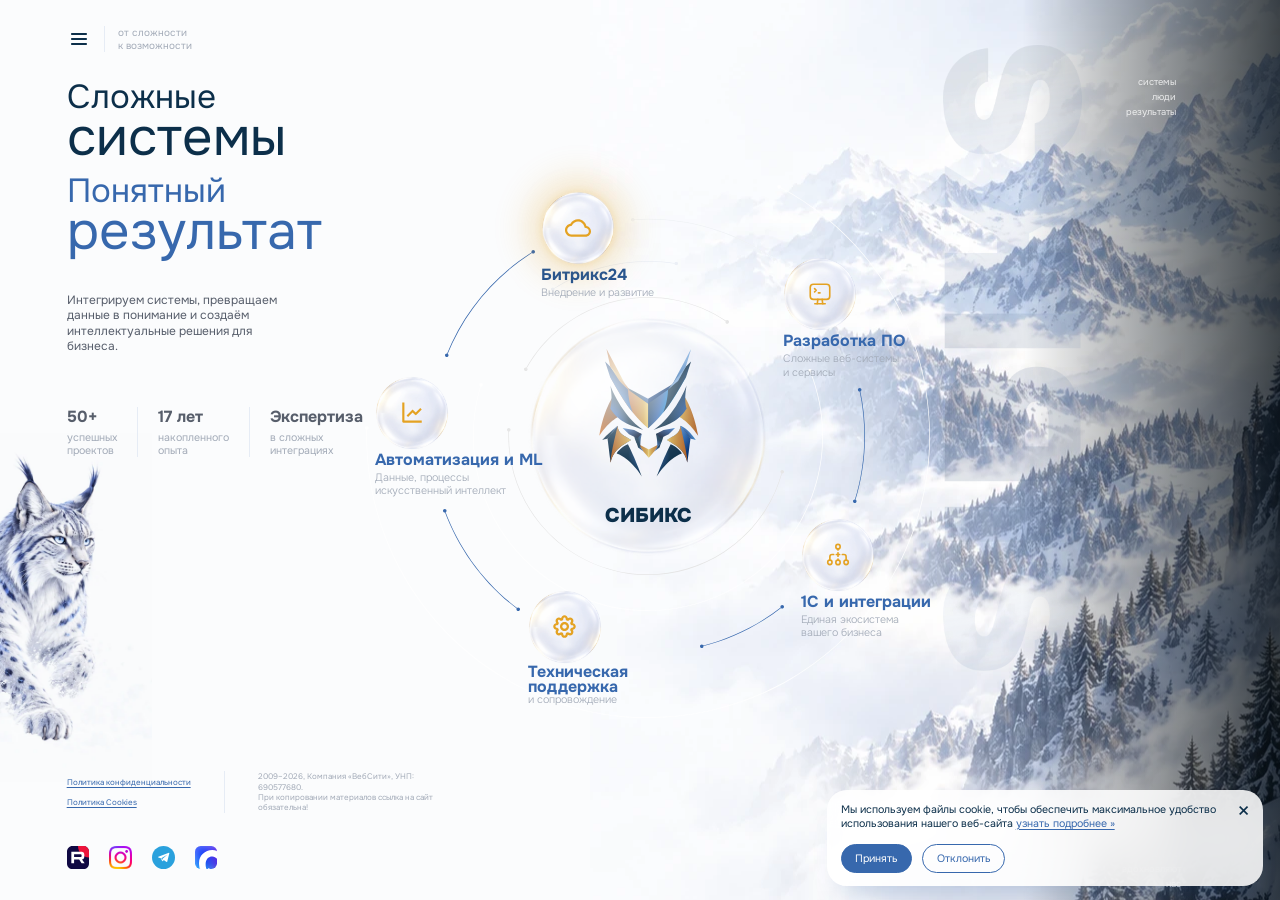
<file: index.html>
<!DOCTYPE html>
<html lang="ru">
  <head>
    <meta charset="UTF-8">
    <meta name="viewport" content="width=device-width, initial-scale=1.0">
    <meta name="description" content="Сибикс — интеграция систем, внедрение Битрикс24 и интеллектуальные решения для бизнеса.">
    <title>
      Сибикс — сложные системы, понятный результат
    </title>
    <link rel="icon" href="assets/implementation-img.svg" type="image/svg+xml">
    <link rel="stylesheet" href="css/style.css">
    <script src="js/main.js" defer>
    </script>
  </head>
  <body class="home">
    <header class="home-header">
      <button class="menu-toggle" type="button" aria-label="Открыть меню" aria-expanded="false" aria-controls="navigation">
        <img class="" src="assets/home-imgMenu.svg" alt="">
      </button>
      <p class="home-header__tagline">
        от сложности
        <br>
        к возможности
      </p>
      <nav class="navigation" id="navigation" aria-label="Основная навигация">
        <a class="navigation__link" href="implementation.html">
          Битрикс24
        </a>
        <a class="navigation__link" href="implementation.html#work">
          Разработка
        </a>
        <a class="navigation__link" href="implementation.html#work">
          1С
        </a>
        <a class="navigation__link" href="implementation.html#cases">
          Кейсы
        </a>
        <a class="navigation__link" href="implementation.html#company">
          Компания
        </a>
      </nav>
    </header>
    <main class="home-main">
      <div class="home-scenery" aria-hidden="true">
        <img class="home-scenery__mountains" src="assets/home-img2.webp" alt="">
        <img class="home-scenery__wordmark" src="assets/home-imgSibiks.webp" alt="">
        <img class="home-scenery__lynx" src="assets/home-img1.webp" alt="">
        <div class="home-scenery__rail">
          <span>
            системы
            <br>
            люди
            <br>
            результаты
          </span>
          <span>
            большие
            <br>
            задачи
            <br>
            вдохновляют
            <br>
            нас
          </span>
        </div>
      </div>
      <section class="home-intro" aria-labelledby="home-title">
        <h1 class="home-intro__title" id="home-title">
          <span>
            Сложные
            <strong>
              системы
            </strong>
          </span>
          <span>
            Понятный
            <strong>
              результат
            </strong>
          </span>
        </h1>
        <p class="home-intro__description">
          Интегрируем системы, превращаем данные в понимание и создаём интеллектуальные решения для бизнеса.
        </p>
        <div class="home-stats">
          <div class="home-stats__item">
            <strong>
              50+
            </strong>
            <span>
              успешных
              <br>
              проектов
            </span>
          </div>
          <div class="home-stats__item">
            <strong>
              17 лет
            </strong>
            <span>
              накопленного
              <br>
              опыта
            </span>
          </div>
          <div class="home-stats__item">
            <strong>
              Экспертиза
            </strong>
            <span>
              в сложных
              <br>
              интеграциях
            </span>
          </div>
        </div>
      </section>
      <section class="ecosystem" aria-label="Наши направления">
        <img class="ecosystem__orbit ecosystem__orbit--0" src="assets/home-imgEllipse2.svg" alt="">
        <img class="ecosystem__orbit ecosystem__orbit--1" src="assets/home-imgEllipse11.svg" alt="">
        <img class="ecosystem__orbit ecosystem__orbit--2" src="assets/home-imgEllipse8.svg" alt="">
        <img class="ecosystem__orbit ecosystem__orbit--3" src="assets/home-imgEllipse6.svg" alt="">
        <img class="ecosystem__orbit ecosystem__orbit--4" src="assets/home-img4.svg" alt="">
        <img class="ecosystem__orbit ecosystem__orbit--5" src="assets/home-imgEllipse5.svg" alt="">
        <img class="ecosystem__orbit ecosystem__orbit--6" src="assets/home-imgEllipse3.svg" alt="">
        <img class="ecosystem__orbit ecosystem__orbit--7" src="assets/home-imgEllipse10.svg" alt="">
        <img class="ecosystem__orbit ecosystem__orbit--8" src="assets/home-imgEllipse4.svg" alt="">
        <img class="ecosystem__orbit ecosystem__orbit--9" src="assets/home-imgEllipse9.svg" alt="">
        <div class="ecosystem__center">
          <img class="ecosystem__glass" src="assets/home-img3.webp" alt="">
          <img class="ecosystem__logo" src="assets/home-img.svg" alt="">
          <strong>
            СИБИКС
          </strong>
        </div>
        <a class="ecosystem__service ecosystem__service--bitrix" href="implementation.html">
          <span class="ecosystem__bubble">
            <img class="ecosystem__bubble-glass" src="assets/home-img5.webp" alt="">
            <img class="ecosystem__icon" src="assets/home-imgFileCloudOutline.svg" alt="">
          </span>
          <strong>
            Битрикс24
          </strong>
          <span class="ecosystem__description">
            Внедрение и развитие
          </span>
        </a>
        <button class="ecosystem__service ecosystem__service--development" type="button" data-open-quote>
          <span class="ecosystem__bubble">
            <img class="ecosystem__bubble-glass" src="assets/home-img5.webp" alt="">
            <img class="ecosystem__icon" src="assets/home-imgProgramingDataProgrammingCodeMonitor.svg" alt="">
          </span>
          <strong>
            Разработка ПО
          </strong>
          <span class="ecosystem__description">
            Сложные веб-системы
            <br>
            и сервисы
          </span>
        </button>
        <button class="ecosystem__service ecosystem__service--integration" type="button" data-open-quote>
          <span class="ecosystem__bubble">
            <img class="ecosystem__bubble-glass" src="assets/home-img5.webp" alt="">
            <img class="ecosystem__icon" src="assets/home-imgProgramingDataHierarchyAdd.svg" alt="">
          </span>
          <strong>
            1С и интеграции
          </strong>
          <span class="ecosystem__description">
            Единая экосистема
            <br>
            вашего бизнеса
          </span>
        </button>
        <button class="ecosystem__service ecosystem__service--support" type="button" data-open-quote>
          <span class="ecosystem__bubble">
            <img class="ecosystem__bubble-glass" src="assets/home-img5.webp" alt="">
            <img class="ecosystem__icon" src="assets/home-imgSettings.svg" alt="">
          </span>
          <strong>
            Техническая поддержка
          </strong>
          <span class="ecosystem__description">
            и сопровождение
          </span>
        </button>
        <button class="ecosystem__service ecosystem__service--automation" type="button" data-open-quote>
          <span class="ecosystem__bubble">
            <img class="ecosystem__bubble-glass" src="assets/home-img5.webp" alt="">
            <img class="ecosystem__icon" src="assets/home-imgChartLineChartUp.svg" alt="">
          </span>
          <strong>
            Автоматизация и ML
          </strong>
          <span class="ecosystem__description">
            Данные, процессы
            <br>
            искусственный интеллект
          </span>
        </button>
      </section>
    </main>
    <footer class="home-footer">
      <div class="home-footer__legal">
        <div>
          <button class="text-link" type="button" data-open-policy>
            Политика конфиденциальности
          </button>
          <button class="text-link" type="button" data-open-policy>
            Политика Cookies
          </button>
        </div>
        <p>
          2009–2026, Компания «ВебСити», УНП: 690577680.
          <br>
          При копировании материалов ссылка на сайт обязательна!
        </p>
      </div>
      <div class="socials" aria-label="Социальные сети">
        <img class="socials__icon" src="assets/home-imgRutube.svg" alt="Rutube">
        <img class="socials__icon" src="assets/home-imgSocial.webp" alt="Instagram">
        <img class="socials__icon" src="assets/home-imgGroup873.svg" alt="Telegram">
        <span class="socials__max">
          <img class="" src="assets/home-imgRectangle1.webp" alt="">
          <img class="" src="assets/home-imgVector.svg" alt="">
        </span>
      </div>
    </footer>
    <dialog class="quote" aria-labelledby="quote-title">
      <button class="quote__close" type="button" aria-label="Закрыть форму" data-close-dialog>
        ×
      </button>
      <form class="quote__form">
        <div class="quote__heading">
          <h2 id="quote-title">
            Получить коммерческое предложение
          </h2>
          <p>
            Оставьте данные — подготовим КП и свяжемся с вами.
          </p>
        </div>
        <div class="quote__fields">
          <label class="field">
            <span>
              Ваше имя:
            </span>
            <input name="name" autocomplete="name" placeholder="Иван" required>
          </label>
          <label class="field">
            <span>
              Телефон:
            </span>
            <input name="phone" type="tel" autocomplete="tel" placeholder="+375..." required>
          </label>
          <label class="field">
            <span>
              E-mail:
            </span>
            <input name="email" type="email" autocomplete="email" placeholder="name@company.by" required>
          </label>
          <label class="field">
            <span>
              УНП организации:
            </span>
            <input name="company" inputmode="numeric" pattern="[0-9]{9}" maxlength="9" placeholder="000000000">
          </label>
        </div>
        <label class="field">
          <span>
            Короткий комментарий
          </span>
          <textarea name="comment" placeholder="Ваше сообщение" rows="5">
          </textarea>
        </label>
        <label class="quote__consent">
          <input type="checkbox" name="consent" required>
          <span>
            Я согласен(а) с политикой конфиденциальности и обработкой персональных данных
          </span>
        </label>
        <button class="button button--white" type="submit">
          Получить КП
        </button>
        <p class="quote__status" role="status">
        </p>
      </form>
    </dialog>
    <dialog class="policy" aria-labelledby="policy-title">
      <button class="quote__close" type="button" data-close-dialog aria-label="Закрыть">
        ×
      </button>
      <h2 id="policy-title">
        Конфиденциальность и cookies
      </h2>
      <p>
        Сайт сохраняет только выбранные вами настройки cookies в браузере. Аналитика и рекламные cookies не подключены.
      </p>
      <p>
        Форма работает в демонстрационном режиме: введённые данные не отправляются на сервер.
      </p>
      <button class="button" type="button" data-cookie-reset>
        Изменить выбор cookies
      </button>
    </dialog>
    <aside class="cookies" aria-label="Настройки cookies" hidden>
      <button class="cookies__close" type="button" data-cookie-choice="dismissed" aria-label="Закрыть уведомление">
        ×
      </button>
      <p>
        Мы используем файлы cookie, чтобы обеспечить максимальное удобство использования нашего веб-сайта
        <button class="text-link" type="button" data-open-policy>
          узнать подробнее »
        </button>
      </p>
      <div class="cookies__actions">
        <button class="button" type="button" data-cookie-choice="accepted">
          Принять
        </button>
        <button class="button button--outline" type="button" data-cookie-choice="declined">
          Отклонить
        </button>
      </div>
    </aside>
  </body>
</html>
</file>
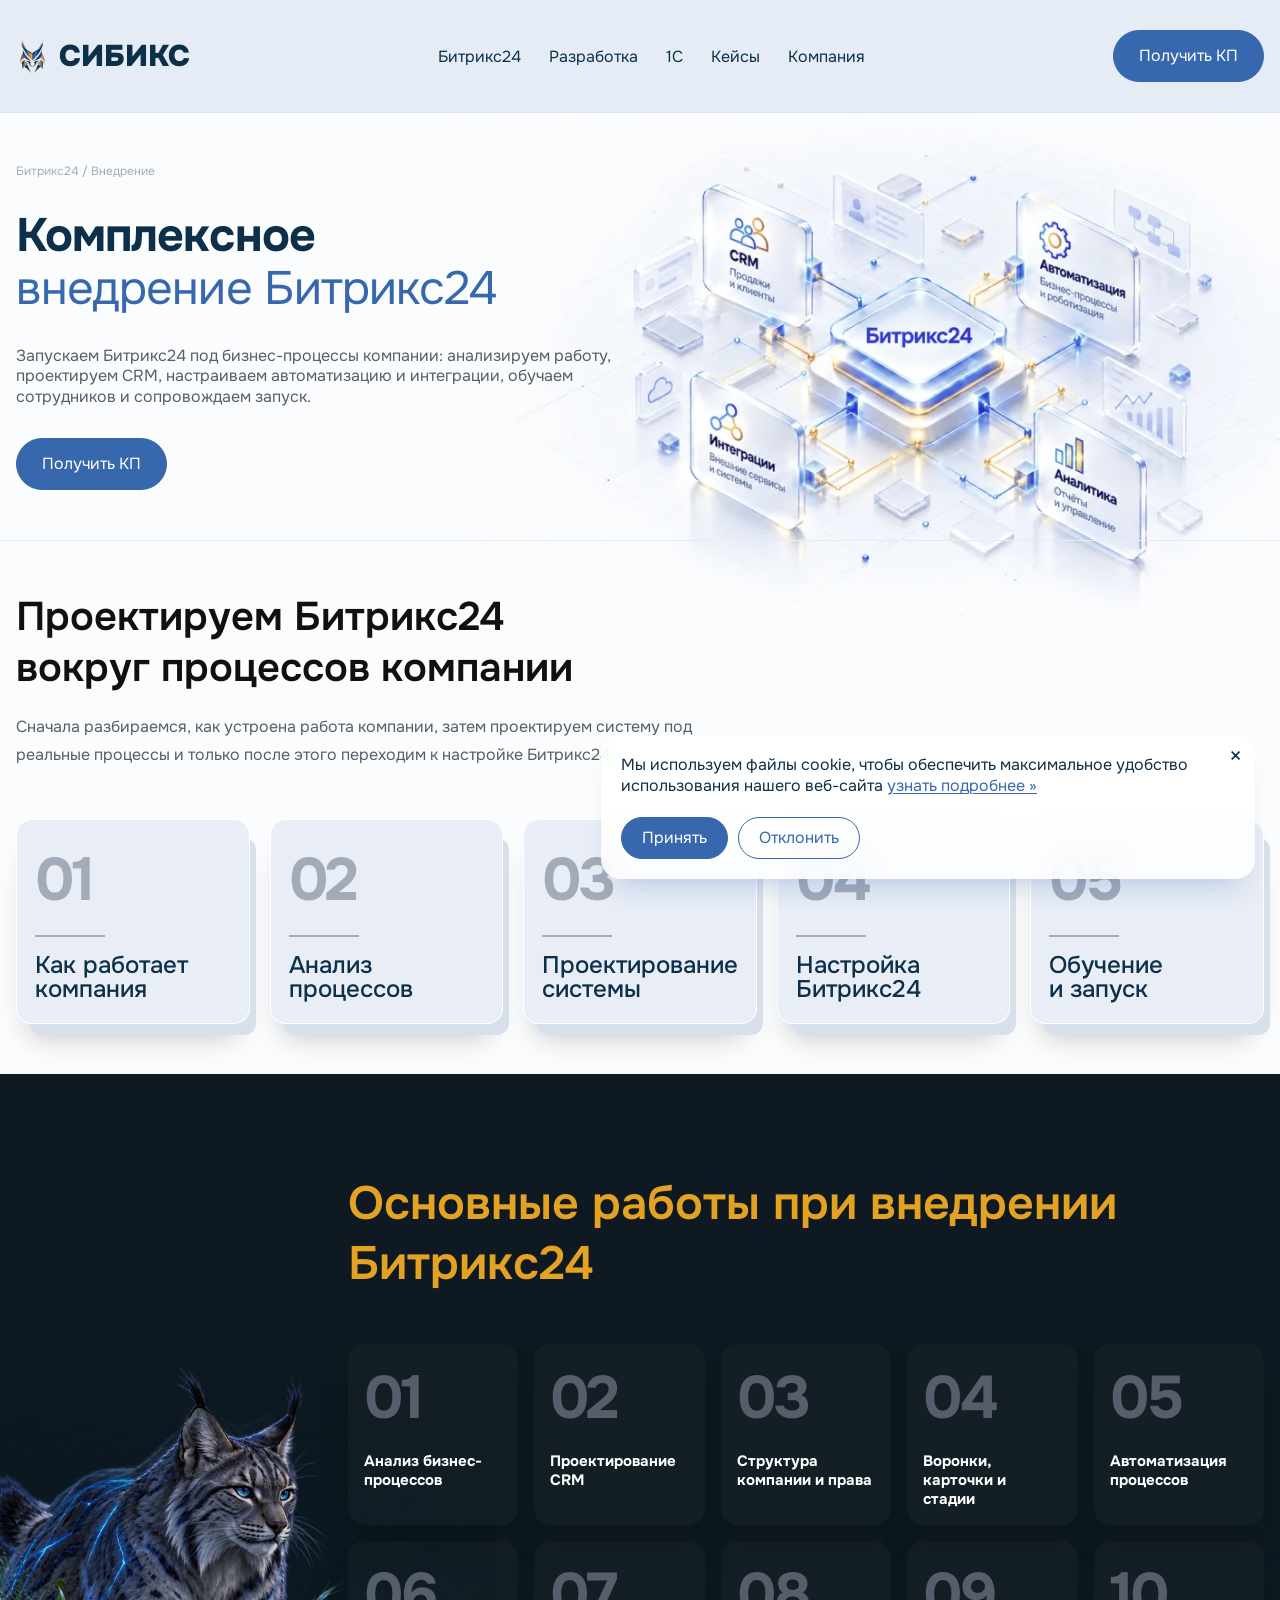
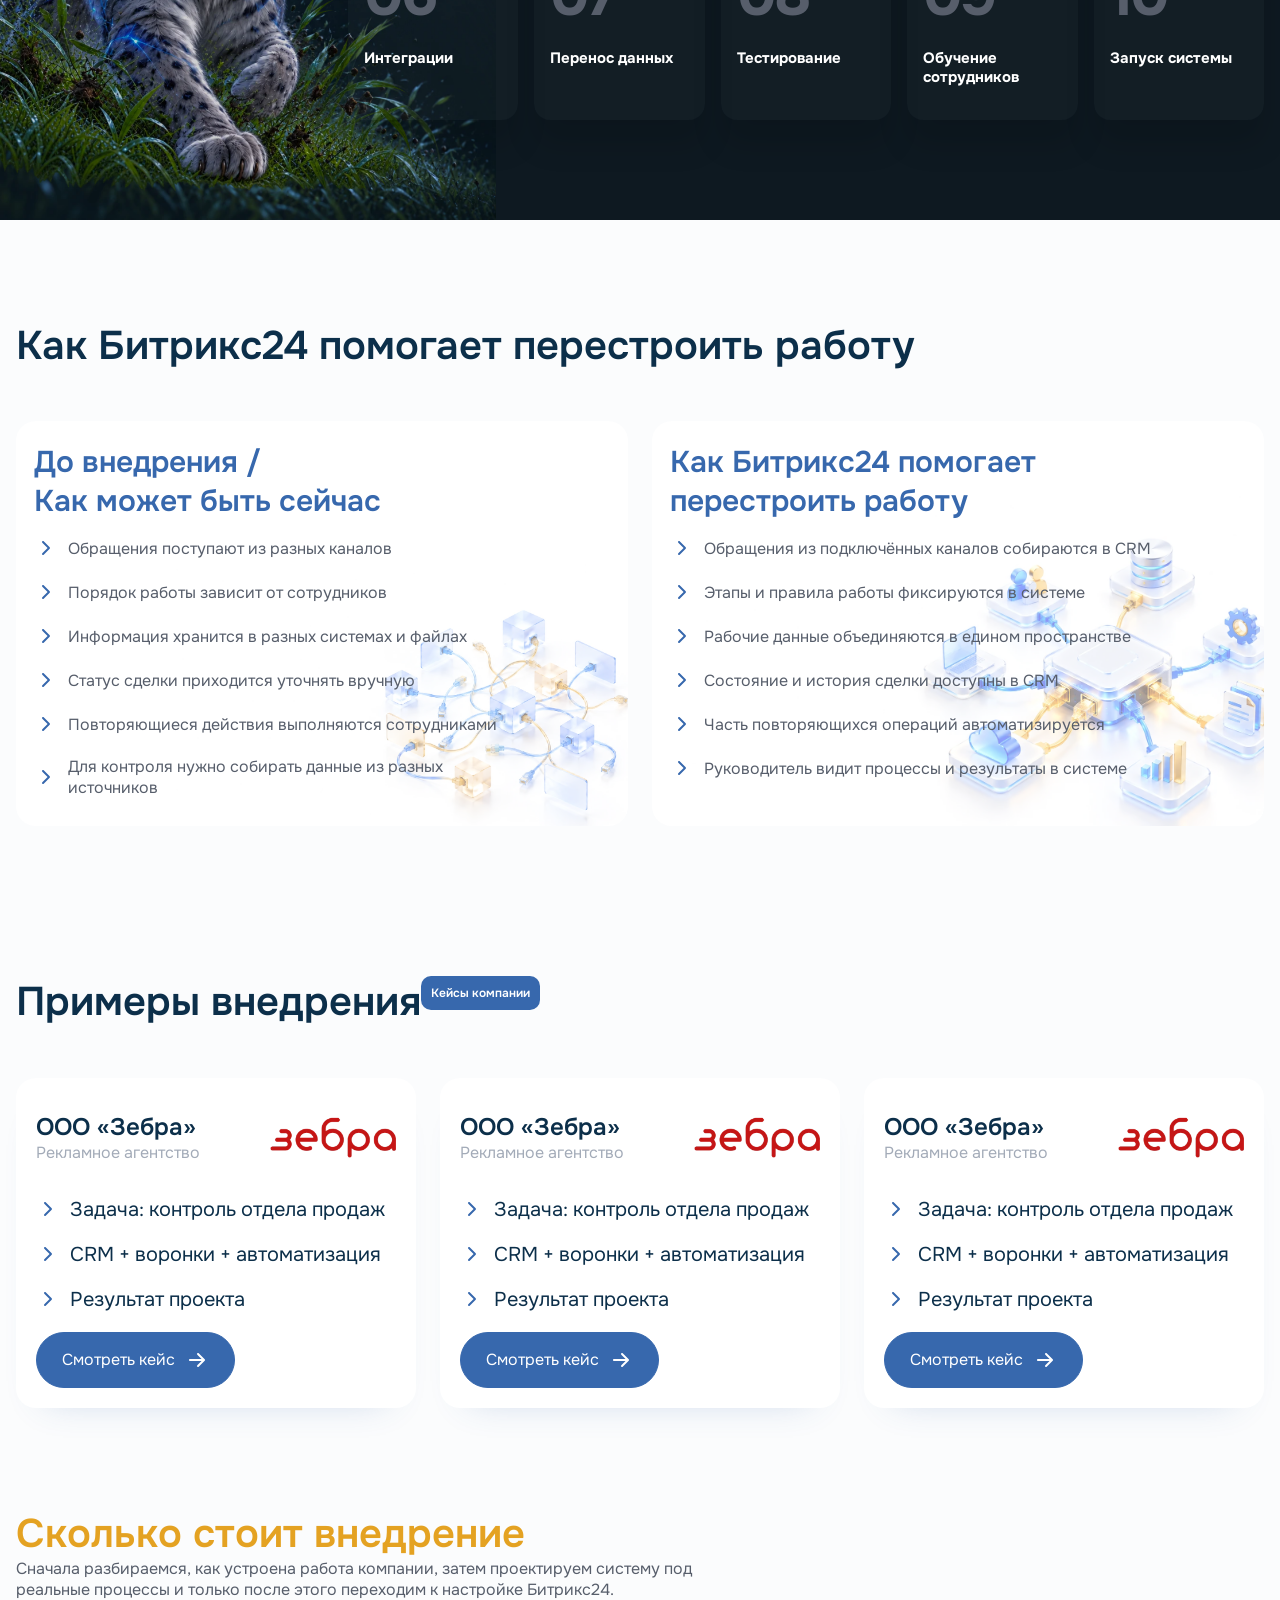
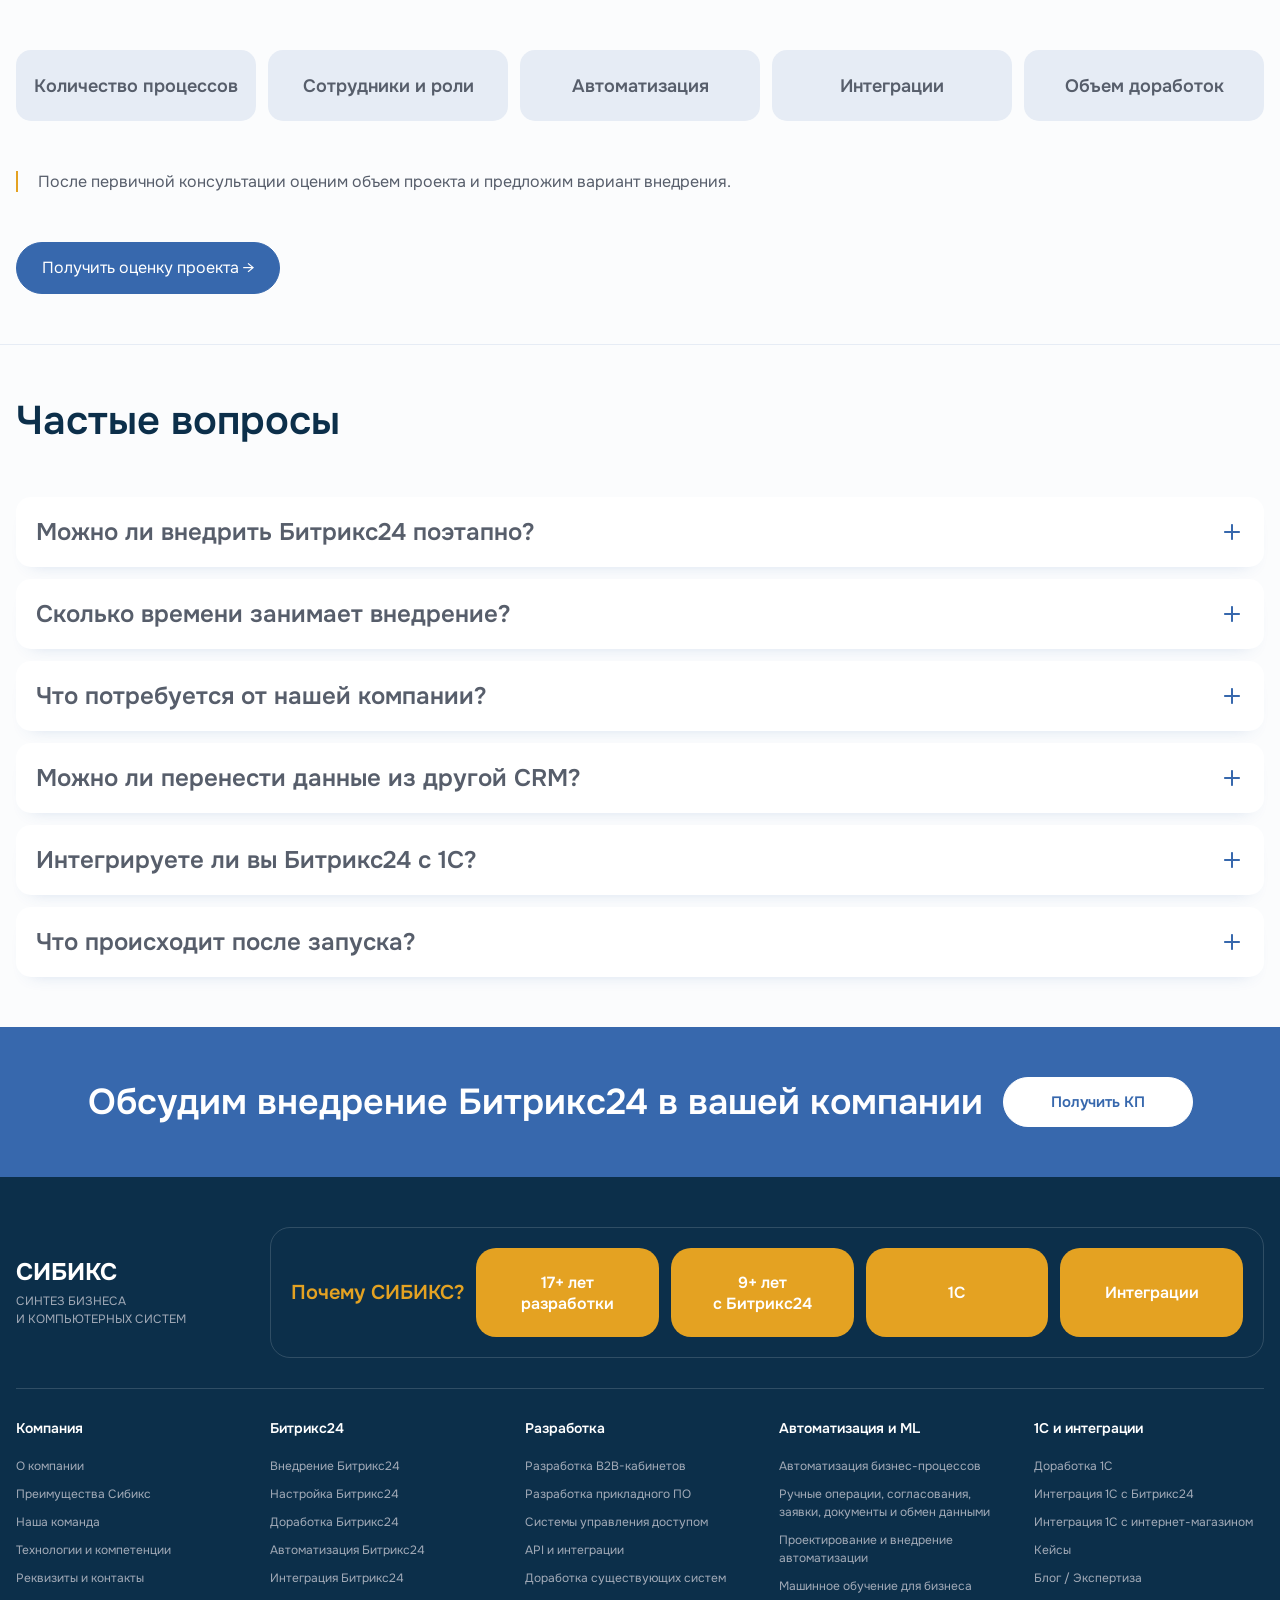
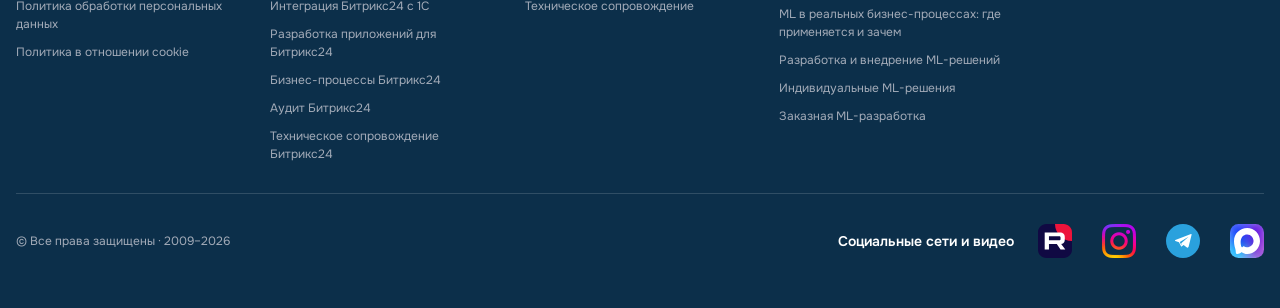
<file: implementation.html>
<!DOCTYPE html>
<html lang="ru">
  <head>
    <meta charset="UTF-8">
    <meta name="viewport" content="width=device-width, initial-scale=1.0">
    <meta name="description" content="Сибикс — интеграция систем, внедрение Битрикс24 и интеллектуальные решения для бизнеса.">
    <title>
      Внедрение Битрикс24 — Сибикс
    </title>
    <link rel="icon" href="assets/implementation-img.svg" type="image/svg+xml">
    <link rel="stylesheet" href="css/style.css">
    <script src="js/main.js" defer>
    </script>
  </head>
  <body class="implementation">
    <header class="site-header">
      <div class="container site-header__inner">
        <a class="brand" href="index.html" aria-label="Сибикс — главная">
          <img class="" src="assets/implementation-img.svg" alt="">
          <span class="brand__name">
            СИБИКС
          </span>
        </a>
        <nav class="navigation" id="navigation" aria-label="Основная навигация">
          <a class="navigation__link" href="implementation.html">
            Битрикс24
          </a>
          <a class="navigation__link" href="implementation.html#work">
            Разработка
          </a>
          <a class="navigation__link" href="implementation.html#work">
            1С
          </a>
          <a class="navigation__link" href="implementation.html#cases">
            Кейсы
          </a>
          <a class="navigation__link" href="implementation.html#company">
            Компания
          </a>
        </nav>
        <button class="button" type="button" data-open-quote>
          Получить КП
        </button>
        <button class="menu-toggle" type="button" aria-label="Открыть меню" aria-expanded="false" aria-controls="navigation">
          <img class="" src="assets/home-imgMenu.svg" alt="">
        </button>
      </div>
    </header>
    <main>
      <section class="implementation-hero">
        <div class="container implementation-hero__inner">
          <img class="implementation-hero__image" src="assets/implementation-img241.webp" alt="">
          <div class="implementation-hero__content">
            <p class="breadcrumb">
              Битрикс24 / Внедрение
            </p>
            <h1>
              Комплексное
              <span>
                внедрение Битрикс24
              </span>
            </h1>
            <p>
              Запускаем Битрикс24 под бизнес-процессы компании: анализируем работу, проектируем CRM, настраиваем автоматизацию и интеграции, обучаем сотрудников и сопровождаем запуск.
            </p>
            <button class="button" type="button" data-open-quote>
              Получить КП
            </button>
          </div>
        </div>
      </section>
      <section class="section process">
        <div class="container">
          <h2 class="process__title">
            Проектируем Битрикс24
            <br>
            вокруг процессов компании
          </h2>
          <p class="section__description">
            Сначала разбираемся, как устроена работа компании, затем проектируем систему под реальные процессы и только после этого переходим к настройке Битрикс24.
          </p>
          <ol class="steps">
            <li class="steps__item">
              <span class="steps__number">
                01
              </span>
              <h3>
                Как работает
                <br>
                компания
              </h3>
            </li>
            <li class="steps__item">
              <span class="steps__number">
                02
              </span>
              <h3>
                Анализ
                <br>
                процессов
              </h3>
            </li>
            <li class="steps__item">
              <span class="steps__number">
                03
              </span>
              <h3>
                Проектирование системы
              </h3>
            </li>
            <li class="steps__item">
              <span class="steps__number">
                04
              </span>
              <h3>
                Настройка
                <br>
                Битрикс24
              </h3>
            </li>
            <li class="steps__item">
              <span class="steps__number">
                05
              </span>
              <h3>
                Обучение
                <br>
                и запуск
              </h3>
            </li>
          </ol>
        </div>
      </section>
      <section class="work" id="work">
        <div class="container work__inner">
          <div class="work__art" aria-hidden="true">
            <img class="work__lynx-back" src="assets/implementation-imgCopy2.webp" alt="">
            <img class="work__lynx" src="assets/implementation-img1.webp" alt="">
          </div>
          <div class="work__content">
            <h2>
              Основные работы при внедрении Битрикс24
            </h2>
            <ol class="work__grid">
              <li class="work__item">
                <span>
                  01
                </span>
                <h3>
                  Анализ бизнес-процессов
                </h3>
              </li>
              <li class="work__item">
                <span>
                  02
                </span>
                <h3>
                  Проектирование CRM
                </h3>
              </li>
              <li class="work__item">
                <span>
                  03
                </span>
                <h3>
                  Структура компании и права
                </h3>
              </li>
              <li class="work__item">
                <span>
                  04
                </span>
                <h3>
                  Воронки, карточки и стадии
                </h3>
              </li>
              <li class="work__item">
                <span>
                  05
                </span>
                <h3>
                  Автоматизация процессов
                </h3>
              </li>
              <li class="work__item">
                <span>
                  06
                </span>
                <h3>
                  Интеграции
                </h3>
              </li>
              <li class="work__item">
                <span>
                  07
                </span>
                <h3>
                  Перенос данных
                </h3>
              </li>
              <li class="work__item">
                <span>
                  08
                </span>
                <h3>
                  Тестирование
                </h3>
              </li>
              <li class="work__item">
                <span>
                  09
                </span>
                <h3>
                  Обучение сотрудников
                </h3>
              </li>
              <li class="work__item">
                <span>
                  10
                </span>
                <h3>
                  Запуск системы
                </h3>
              </li>
            </ol>
          </div>
        </div>
      </section>
      <section class="section comparison">
        <div class="container">
          <h2>
            Как Битрикс24 помогает перестроить работу
          </h2>
          <div class="comparison__grid">
            <article class="comparison__card comparison__card--before">
              <img class="comparison__image" src="assets/implementation-img2.webp" alt="">
              <h3>
                До внедрения /
                <br>
                Как может быть сейчас
              </h3>
              <ul class="arrow-list">
                <li>
                  <img class="" src="assets/implementation-imgChevronRight.svg" alt="">
                  <span>
                    Обращения поступают из разных каналов
                  </span>
                </li>
                <li>
                  <img class="" src="assets/implementation-imgChevronRight.svg" alt="">
                  <span>
                    Порядок работы зависит от сотрудников
                  </span>
                </li>
                <li>
                  <img class="" src="assets/implementation-imgChevronRight.svg" alt="">
                  <span>
                    Информация хранится в разных системах и файлах
                  </span>
                </li>
                <li>
                  <img class="" src="assets/implementation-imgChevronRight.svg" alt="">
                  <span>
                    Статус сделки приходится уточнять вручную
                  </span>
                </li>
                <li>
                  <img class="" src="assets/implementation-imgChevronRight.svg" alt="">
                  <span>
                    Повторяющиеся действия выполняются сотрудниками
                  </span>
                </li>
                <li>
                  <img class="" src="assets/implementation-imgChevronRight.svg" alt="">
                  <span>
                    Для контроля нужно собирать данные из разных источников
                  </span>
                </li>
              </ul>
            </article>
            <article class="comparison__card comparison__card--after">
              <img class="comparison__image" src="assets/implementation-img3.webp" alt="">
              <h3>
                Как Битрикс24 помогает перестроить работу
              </h3>
              <ul class="arrow-list">
                <li>
                  <img class="" src="assets/implementation-imgChevronRight.svg" alt="">
                  <span>
                    Обращения из подключённых каналов собираются в CRM
                  </span>
                </li>
                <li>
                  <img class="" src="assets/implementation-imgChevronRight.svg" alt="">
                  <span>
                    Этапы и правила работы фиксируются в системе
                  </span>
                </li>
                <li>
                  <img class="" src="assets/implementation-imgChevronRight.svg" alt="">
                  <span>
                    Рабочие данные объединяются в едином пространстве
                  </span>
                </li>
                <li>
                  <img class="" src="assets/implementation-imgChevronRight.svg" alt="">
                  <span>
                    Состояние и история сделки доступны в CRM
                  </span>
                </li>
                <li>
                  <img class="" src="assets/implementation-imgChevronRight.svg" alt="">
                  <span>
                    Часть повторяющихся операций автоматизируется
                  </span>
                </li>
                <li>
                  <img class="" src="assets/implementation-imgChevronRight.svg" alt="">
                  <span>
                    Руководитель видит процессы и результаты в системе
                  </span>
                </li>
              </ul>
            </article>
          </div>
        </div>
      </section>
      <section class="section cases" id="cases">
        <div class="container">
          <div class="cases__heading">
            <h2>
              Примеры внедрения
            </h2>
            <span class="badge">
              Кейсы компании
            </span>
          </div>
          <div class="cases__grid">
            <article class="case-card">
              <div class="case-card__heading">
                <div>
                  <h3>
                    ООО «Зебра»
                  </h3>
                  <p>
                    Рекламное агентство
                  </p>
                </div>
                <img class="case-card__logo" src="assets/implementation-imgImage8.webp" alt="Зебра">
              </div>
              <ul class="arrow-list">
                <li>
                  <img class="" src="assets/implementation-imgChevronRight.svg" alt="">
                  <span>
                    Задача: контроль отдела продаж
                  </span>
                </li>
                <li>
                  <img class="" src="assets/implementation-imgChevronRight.svg" alt="">
                  <span>
                    CRM + воронки + автоматизация
                  </span>
                </li>
                <li>
                  <img class="" src="assets/implementation-imgChevronRight.svg" alt="">
                  <span>
                    Результат проекта
                  </span>
                </li>
              </ul>
              <button class="button" type="button" data-open-case>
                Смотреть кейс
                <img class="" src="assets/implementation-imgArrowRight.svg" alt="">
              </button>
            </article>
            <article class="case-card">
              <div class="case-card__heading">
                <div>
                  <h3>
                    ООО «Зебра»
                  </h3>
                  <p>
                    Рекламное агентство
                  </p>
                </div>
                <img class="case-card__logo" src="assets/implementation-imgImage8.webp" alt="Зебра">
              </div>
              <ul class="arrow-list">
                <li>
                  <img class="" src="assets/implementation-imgChevronRight.svg" alt="">
                  <span>
                    Задача: контроль отдела продаж
                  </span>
                </li>
                <li>
                  <img class="" src="assets/implementation-imgChevronRight.svg" alt="">
                  <span>
                    CRM + воронки + автоматизация
                  </span>
                </li>
                <li>
                  <img class="" src="assets/implementation-imgChevronRight.svg" alt="">
                  <span>
                    Результат проекта
                  </span>
                </li>
              </ul>
              <button class="button" type="button" data-open-case>
                Смотреть кейс
                <img class="" src="assets/implementation-imgArrowRight.svg" alt="">
              </button>
            </article>
            <article class="case-card">
              <div class="case-card__heading">
                <div>
                  <h3>
                    ООО «Зебра»
                  </h3>
                  <p>
                    Рекламное агентство
                  </p>
                </div>
                <img class="case-card__logo" src="assets/implementation-imgImage8.webp" alt="Зебра">
              </div>
              <ul class="arrow-list">
                <li>
                  <img class="" src="assets/implementation-imgChevronRight.svg" alt="">
                  <span>
                    Задача: контроль отдела продаж
                  </span>
                </li>
                <li>
                  <img class="" src="assets/implementation-imgChevronRight.svg" alt="">
                  <span>
                    CRM + воронки + автоматизация
                  </span>
                </li>
                <li>
                  <img class="" src="assets/implementation-imgChevronRight.svg" alt="">
                  <span>
                    Результат проекта
                  </span>
                </li>
              </ul>
              <button class="button" type="button" data-open-case>
                Смотреть кейс
                <img class="" src="assets/implementation-imgArrowRight.svg" alt="">
              </button>
            </article>
          </div>
        </div>
      </section>
      <section class="section pricing">
        <div class="container">
          <h2>
            Сколько стоит внедрение
          </h2>
          <p class="section__description">
            Сначала разбираемся, как устроена работа компании, затем проектируем систему под реальные процессы и только после этого переходим к настройке Битрикс24.
          </p>
          <ul class="pricing__factors">
            <li>
              Количество процессов
            </li>
            <li>
              Сотрудники и роли
            </li>
            <li>
              Автоматизация
            </li>
            <li>
              Интеграции
            </li>
            <li>
              Объем доработок
            </li>
          </ul>
          <p class="pricing__note">
            После первичной консультации оценим объем проекта и предложим вариант внедрения.
          </p>
          <button class="button" type="button" data-open-quote>
            Получить оценку проекта →
          </button>
        </div>
      </section>
      <section class="section faq">
        <div class="container">
          <h2>
            Частые вопросы
          </h2>
          <div class="faq__list">
            <details class="faq__item">
              <summary>
                Можно ли внедрить Битрикс24 поэтапно?
                <img class="faq__icon" src="assets/implementation-imgAdd.svg" alt="">
              </summary>
              <p>
                Да. Начнём с приоритетных процессов, затем постепенно подключим остальные отделы, автоматизацию и интеграции.
              </p>
            </details>
            <details class="faq__item">
              <summary>
                Сколько времени занимает внедрение?
                <img class="faq__icon" src="assets/implementation-imgAdd.svg" alt="">
              </summary>
              <p>
                Срок зависит от количества процессов, интеграций и доработок. Оценим его после обсуждения задачи и анализа работы компании.
              </p>
            </details>
            <details class="faq__item">
              <summary>
                Что потребуется от нашей компании?
                <img class="faq__icon" src="assets/implementation-imgAdd.svg" alt="">
              </summary>
              <p>
                Понадобятся ответственный за проект, описание текущих процессов, доступы к системам и участие сотрудников в согласовании и обучении.
              </p>
            </details>
            <details class="faq__item">
              <summary>
                Можно ли перенести данные из другой CRM?
                <img class="faq__icon" src="assets/implementation-imgAdd.svg" alt="">
              </summary>
              <p>
                Да. Сначала изучим структуру и качество данных, согласуем состав переноса и проверим результат на тестовой загрузке.
              </p>
            </details>
            <details class="faq__item">
              <summary>
                Интегрируете ли вы Битрикс24 с 1С?
                <img class="faq__icon" src="assets/implementation-imgAdd.svg" alt="">
              </summary>
              <p>
                Да. Спроектируем обмен данными между Битрикс24 и 1С с учётом вашей конфигурации и бизнес-процессов.
              </p>
            </details>
            <details class="faq__item">
              <summary>
                Что происходит после запуска?
                <img class="faq__icon" src="assets/implementation-imgAdd.svg" alt="">
              </summary>
              <p>
                Помогаем сотрудникам освоить систему, проверяем работу процессов и согласовываем дальнейшее сопровождение и развитие.
              </p>
            </details>
          </div>
        </div>
      </section>
      <section class="final-cta">
        <div class="container final-cta__inner">
          <h2>
            Обсудим внедрение Битрикс24 в вашей компании
          </h2>
          <button class="button button--white" type="button" data-open-quote>
            Получить КП
          </button>
        </div>
      </section>
    </main>
    <footer class="site-footer" id="company">
      <div class="container">
        <div class="site-footer__top">
          <div class="site-footer__brand">
            <a href="index.html">
              СИБИКС
            </a>
            <p>
              СИНТЕЗ БИЗНЕСА
              <br>
              И КОМПЬЮТЕРНЫХ СИСТЕМ
            </p>
          </div>
          <div class="site-footer__advantages">
            <h3>
              Почему СИБИКС?
            </h3>
            <span>
              17+ лет
              <br>
              разработки
            </span>
            <span>
              9+ лет
              <br>
              с Битрикс24
            </span>
            <span>
              1С
            </span>
            <span>
              Интеграции
            </span>
          </div>
        </div>
        <div class="site-footer__columns">
          <div class="site-footer__column">
            <h3>
              Компания
            </h3>
            <button class="site-footer__link" type="button" data-open-quote>
              О компании
            </button>
            <button class="site-footer__link" type="button" data-open-quote>
              Преимущества Сибикс
            </button>
            <button class="site-footer__link" type="button" data-open-quote>
              Наша команда
            </button>
            <button class="site-footer__link" type="button" data-open-quote>
              Технологии и компетенции
            </button>
            <button class="site-footer__link" type="button" data-open-quote>
              Реквизиты и контакты
            </button>
            <button class="site-footer__link" type="button" data-open-policy>
              Политика обработки персональных данных
            </button>
            <button class="site-footer__link" type="button" data-open-policy>
              Политика в отношении cookie
            </button>
          </div>
          <div class="site-footer__column">
            <h3>
              Битрикс24
            </h3>
            <button class="site-footer__link" type="button" data-open-quote>
              Внедрение Битрикс24
            </button>
            <button class="site-footer__link" type="button" data-open-quote>
              Настройка Битрикс24
            </button>
            <button class="site-footer__link" type="button" data-open-quote>
              Доработка Битрикс24
            </button>
            <button class="site-footer__link" type="button" data-open-quote>
              Автоматизация Битрикс24
            </button>
            <button class="site-footer__link" type="button" data-open-quote>
              Интеграция Битрикс24
            </button>
            <button class="site-footer__link" type="button" data-open-quote>
              Интеграция Битрикс24 с 1С
            </button>
            <button class="site-footer__link" type="button" data-open-quote>
              Разработка приложений для Битрикс24
            </button>
            <button class="site-footer__link" type="button" data-open-quote>
              Бизнес-процессы Битрикс24
            </button>
            <button class="site-footer__link" type="button" data-open-quote>
              Аудит Битрикс24
            </button>
            <button class="site-footer__link" type="button" data-open-quote>
              Техническое сопровождение Битрикс24
            </button>
          </div>
          <div class="site-footer__column">
            <h3>
              Разработка
            </h3>
            <button class="site-footer__link" type="button" data-open-quote>
              Разработка B2B-кабинетов
            </button>
            <button class="site-footer__link" type="button" data-open-quote>
              Разработка прикладного ПО
            </button>
            <button class="site-footer__link" type="button" data-open-quote>
              Системы управления доступом
            </button>
            <button class="site-footer__link" type="button" data-open-quote>
              API и интеграции
            </button>
            <button class="site-footer__link" type="button" data-open-quote>
              Доработка существующих систем
            </button>
            <button class="site-footer__link" type="button" data-open-quote>
              Техническое сопровождение
            </button>
          </div>
          <div class="site-footer__column">
            <h3>
              Автоматизация и ML
            </h3>
            <button class="site-footer__link" type="button" data-open-quote>
              Автоматизация бизнес-процессов
            </button>
            <button class="site-footer__link" type="button" data-open-quote>
              Ручные операции, согласования, заявки, документы и обмен данными
            </button>
            <button class="site-footer__link" type="button" data-open-quote>
              Проектирование и внедрение автоматизации
            </button>
            <button class="site-footer__link" type="button" data-open-quote>
              Машинное обучение для бизнеса
            </button>
            <button class="site-footer__link" type="button" data-open-quote>
              ML в реальных бизнес-процессах: где применяется и зачем
            </button>
            <button class="site-footer__link" type="button" data-open-quote>
              Разработка и внедрение ML-решений
            </button>
            <button class="site-footer__link" type="button" data-open-quote>
              Индивидуальные ML-решения
            </button>
            <button class="site-footer__link" type="button" data-open-quote>
              Заказная ML-разработка
            </button>
          </div>
          <div class="site-footer__column">
            <h3>
              1С и интеграции
            </h3>
            <button class="site-footer__link" type="button" data-open-quote>
              Доработка 1С
            </button>
            <button class="site-footer__link" type="button" data-open-quote>
              Интеграция 1С с Битрикс24
            </button>
            <button class="site-footer__link" type="button" data-open-quote>
              Интеграция 1С с интернет-магазином
            </button>
            <button class="site-footer__link" type="button" data-open-quote>
              Кейсы
            </button>
            <button class="site-footer__link" type="button" data-open-quote>
              Блог / Экспертиза
            </button>
          </div>
        </div>
        <div class="site-footer__bottom">
          <p>
            © Все права защищены · 2009–2026
          </p>
          <span>
            Социальные сети и видео
          </span>
          <div class="socials" aria-label="Социальные сети">
            <img class="socials__icon" src="assets/home-imgRutube.svg" alt="Rutube">
            <img class="socials__icon" src="assets/home-imgSocial.webp" alt="Instagram">
            <img class="socials__icon" src="assets/home-imgGroup873.svg" alt="Telegram">
            <span class="socials__max">
              <img class="" src="assets/home-imgRectangle1.webp" alt="">
              <img class="" src="assets/home-imgVector.svg" alt="">
            </span>
          </div>
        </div>
      </div>
    </footer>
    <dialog class="case-dialog" aria-labelledby="case-title">
      <button class="quote__close" type="button" data-close-dialog aria-label="Закрыть">
        ×
      </button>
      <span class="badge">
        Пример внедрения
      </span>
      <h2 id="case-title">
        ООО «Зебра»
      </h2>
      <p>
        Рекламное агентство
      </p>
      <h3>
        Задача: контроль отдела продаж
      </h3>
      <p>
        CRM, воронки и автоматизация — направления работ, обозначенные в макете.
      </p>
      <h3>
        Результат проекта
      </h3>
      <p>
        Подробное описание и показатели результата пока не предоставлены.
      </p>
      <button class="button" type="button" data-open-quote>
        Обсудить похожую задачу
      </button>
    </dialog>
    <dialog class="quote" aria-labelledby="quote-title">
      <button class="quote__close" type="button" aria-label="Закрыть форму" data-close-dialog>
        ×
      </button>
      <form class="quote__form">
        <div class="quote__heading">
          <h2 id="quote-title">
            Получить коммерческое предложение
          </h2>
          <p>
            Оставьте данные — подготовим КП и свяжемся с вами.
          </p>
        </div>
        <div class="quote__fields">
          <label class="field">
            <span>
              Ваше имя:
            </span>
            <input name="name" autocomplete="name" placeholder="Иван" required>
          </label>
          <label class="field">
            <span>
              Телефон:
            </span>
            <input name="phone" type="tel" autocomplete="tel" placeholder="+375..." required>
          </label>
          <label class="field">
            <span>
              E-mail:
            </span>
            <input name="email" type="email" autocomplete="email" placeholder="name@company.by" required>
          </label>
          <label class="field">
            <span>
              УНП организации:
            </span>
            <input name="company" inputmode="numeric" pattern="[0-9]{9}" maxlength="9" placeholder="000000000">
          </label>
        </div>
        <label class="field">
          <span>
            Короткий комментарий
          </span>
          <textarea name="comment" placeholder="Ваше сообщение" rows="5">
          </textarea>
        </label>
        <label class="quote__consent">
          <input type="checkbox" name="consent" required>
          <span>
            Я согласен(а) с политикой конфиденциальности и обработкой персональных данных
          </span>
        </label>
        <button class="button button--white" type="submit">
          Получить КП
        </button>
        <p class="quote__status" role="status">
        </p>
      </form>
    </dialog>
    <dialog class="policy" aria-labelledby="policy-title">
      <button class="quote__close" type="button" data-close-dialog aria-label="Закрыть">
        ×
      </button>
      <h2 id="policy-title">
        Конфиденциальность и cookies
      </h2>
      <p>
        Сайт сохраняет только выбранные вами настройки cookies в браузере. Аналитика и рекламные cookies не подключены.
      </p>
      <p>
        Форма работает в демонстрационном режиме: введённые данные не отправляются на сервер.
      </p>
      <button class="button" type="button" data-cookie-reset>
        Изменить выбор cookies
      </button>
    </dialog>
    <aside class="cookies" aria-label="Настройки cookies" hidden>
      <button class="cookies__close" type="button" data-cookie-choice="dismissed" aria-label="Закрыть уведомление">
        ×
      </button>
      <p>
        Мы используем файлы cookie, чтобы обеспечить максимальное удобство использования нашего веб-сайта
        <button class="text-link" type="button" data-open-policy>
          узнать подробнее »
        </button>
      </p>
      <div class="cookies__actions">
        <button class="button" type="button" data-cookie-choice="accepted">
          Принять
        </button>
        <button class="button button--outline" type="button" data-cookie-choice="declined">
          Отклонить
        </button>
      </div>
    </aside>
  </body>
</html>
</file>
<file: css/style.css>
@import url("fonts.css");
@import url("orbits.css");

:root {
  --color-ink: #0c2f4a;
  --color-brand: #3768ad;
  --color-muted: #a3abb8;
  --color-text: #575e6b;
  --color-background: #fbfcfd;
  --color-gold: #e4a222;
  font-family: "Onest", Arial, sans-serif;
  color: var(--color-ink);
  background: var(--color-background);
  font-synthesis: none;
}

* {
  box-sizing: border-box;
}

html {
  overflow-x: hidden;
}

body {
  margin: 0;
}

button,
input,
textarea {
  font: inherit;
}

button,
a,
summary {
  -webkit-tap-highlight-color: transparent;
}

button,
summary {
  cursor: pointer;
}

button {
  color: inherit;
}

a {
  color: inherit;
  text-decoration: none;
}

button,
a,
summary,
input,
textarea {
  &:focus-visible {
    outline: 3px solid var(--color-gold);
    outline-offset: 5px;
  }
}

h1,
h2,
h3,
p {
  margin: 0;
}

img {
  display: block;
}

button {
  border: 0;
}

[hidden] {
  display: none !important;
}

.container {
  width: 100%;
  max-width: 1752px;
  margin-inline: auto;
  padding-inline: 16px;
}

.button {
  display: inline-flex;
  align-items: center;
  justify-content: center;
  gap: 10px;
  min-height: 52px;
  padding: 15px 25px;
  border: 1px solid var(--color-brand);
  border-radius: 50px;
  color: #fff;
  background: var(--color-brand);
  font-size: 16px;
  line-height: 1.25;
  transition: background .2s, transform .2s;

  &:hover {
    background: #28558e;
    transform: translateY(-2px);
  }

  & img {
    width: 24px;
    height: 24px;
  }
}

.button--white {
  min-width: 190px;
  min-height: 48px;
  color: var(--color-brand);
  border-color: #fff;
  background: #fff;
  font-size: 15px;
  font-weight: 600;

  &:hover {
    background: #e6ecf5;
  }
}

.button--outline {
  color: var(--color-brand);
  background: transparent;

  &:hover {
    background: #e6ecf5;
  }
}

.text-link {
  padding: 0;
  color: var(--color-brand);
  background: transparent;
  text-decoration: underline;
  text-underline-offset: 2px;
  text-align: left;
}

.menu-toggle {
  display: flex;
  align-items: center;
  justify-content: center;
  flex: 0 0 32px;
  padding: 4px;
  background: transparent;

  & img {
    width: 24px;
    height: 24px;
  }
}

.socials {
  display: flex;
  align-items: center;
  gap: 30px;
}

.socials__icon,
.socials__max {
  width: 34px;
  height: 34px;
}

.socials__max {
  position: relative;
  overflow: hidden;
  border-radius: 25%;

  & img:first-child {
    width: 34px;
    height: 34px;
  }

  & img:last-child {
    position: absolute;
    width: 26px;
    height: 26px;
    top: 4px;
    left: 4px;
  }
}

/* Главная занимает весь экран; размеры композиции зависят от обеих сторон окна. */
.implementation {
  overflow-x: clip;
}

.home {
  --scene-unit: min(0.052083333vw, 0.111111111dvh);
  position: relative;
  width: 100%;
  height: 100dvh;
  min-height: 480px;
  overflow: hidden;
}

.home-header {
  position: absolute;
  z-index: 5;
  top: calc(40 * var(--scene-unit));
  left: 5.208333%;
  display: flex;
  align-items: center;
  gap: calc(20 * var(--scene-unit));
  height: calc(36 * var(--scene-unit));
}

.home-header__tagline {
  padding-left: calc(20 * var(--scene-unit));
  border-left: 1px solid #e6ecf5;
  color: var(--color-muted);
  font-size: max(10px, calc(14 * var(--scene-unit)));
  line-height: 1.3;
}

.home-header .menu-toggle {
  flex-basis: 24px;
  padding: 0;
}

.home-header .navigation {
  position: absolute;
  top: calc(100% + 24px);
  left: 0;
  display: none;
  width: 260px;
  padding: 24px;
  border: 1px solid #e6ecf5;
  border-radius: 16px;
  background: #fffffff5;
  box-shadow: 0 15px 40px #0c2f4a15;
}

.home-header .navigation--open {
  display: grid;
  gap: 20px;
}

.home-main {
  position: relative;
  height: 100%;
}

.home-intro {
  position: absolute;
  z-index: 2;
  top: calc(116 * var(--scene-unit));
  left: 5.208333%;
}

.home-intro__title {
  display: grid;
  gap: calc(20 * var(--scene-unit));
  font-size: calc(50 * var(--scene-unit));
  line-height: calc(60 * var(--scene-unit));
  font-weight: 400;

  & > span:last-child {
    color: var(--color-brand);
  }

  & strong {
    display: block;
    font-size: calc(80 * var(--scene-unit));
    line-height: calc(60 * var(--scene-unit));
    font-weight: 400;
  }
}

.home-intro__description {
  max-width: calc(357 * var(--scene-unit));
  margin-top: calc(63 * var(--scene-unit));
  color: var(--color-text);
  font-size: calc(18 * var(--scene-unit));
  line-height: 1.3;
}

.home-stats {
  display: flex;
  gap: calc(30 * var(--scene-unit));
  margin-top: calc(78 * var(--scene-unit));
}

.home-stats__item {
  display: flex;
  flex-direction: column;
  gap: 3px;
  color: var(--color-muted);
  font-size: calc(16 * var(--scene-unit));
  line-height: 1.25;

  & strong {
    color: var(--color-text);
    font-size: calc(24 * var(--scene-unit));
    line-height: 1.3;
  }

  & + .home-stats__item {
    padding-left: calc(30 * var(--scene-unit));
    border-left: 1px solid #e6ecf5;
  }
}

.home-scenery {
  position: absolute;
  inset: 0;
  overflow: hidden;
  pointer-events: none;
}

.home-scenery__mountains {
  position: absolute;
  top: -9%;
  right: -2.65625%;
  width: 56.5625%;
  height: 161%;
  object-fit: cover;
}

.home-scenery__wordmark {
  position: absolute;
  z-index: 1;
  top: 5%;
  left: 73.7%;
  width: 49.22vw;
  height: 10.89vw;
  opacity: .7;
  transform: translateY(49.22vw) rotate(-90deg);
  transform-origin: top left;
}

.home-scenery__lynx {
  position: absolute;
  top: 48.1%;
  left: -12.34375%;
  width: 24.203125%;
  height: 38.78%;
  object-fit: cover;
  mix-blend-mode: multiply;
}

.home-scenery__rail {
  position: absolute;
  inset: 0 0 0 auto;
  display: flex;
  flex-direction: column;
  align-items: center;
  justify-content: space-between;
  width: 20.15625%;
  padding-block: calc(113 * var(--scene-unit)) calc(12 * var(--scene-unit));
  background: linear-gradient(90deg, transparent, #01090fc2);
  color: #ffffffcc;
  font-size: calc(14 * var(--scene-unit));
  text-align: right;
  line-height: 1.6;

  &::before {
    content: "";
    position: absolute;
    z-index: -1;
    top: 0;
    bottom: 0;
    width: 1px;
    background: #ffffff20;
  }
}

.ecosystem {
  position: absolute;
  z-index: 3;
  left: 28.59375%;
  top: 48.4444%;
  width: calc(846 * var(--scene-unit));
  aspect-ratio: 1;
  transform: translateY(-50%);
  font-size: calc(24 * var(--scene-unit));
}

.ecosystem__orbit {
  position: absolute;
  pointer-events: none;
}

.ecosystem__center {
  position: absolute;
  left: 28.605%;
  top: 28.487%;
  width: 42.908%;
  aspect-ratio: 1;

  & strong {
    position: absolute;
    left: 0;
    right: 0;
    bottom: 12%;
    text-align: center;
    font-size: calc(30 * var(--scene-unit));
    font-weight: 900;
  }
}

.ecosystem__glass {
  width: 100%;
  height: 100%;
  opacity: .43;
}

.ecosystem__logo {
  position: absolute;
  left: -7%;
  top: -21%;
  width: 91.5%;
  height: 91.5%;
}

.ecosystem__service {
  position: absolute;
  display: flex;
  flex-direction: column;
  align-items: flex-start;
  width: 30%;
  padding: 0;
  background: transparent;
  text-align: left;
  color: var(--color-brand);
  line-height: 1.25;
  transition: transform .25s;

  &:hover {
    transform: translateY(-5px);
  }
}

.ecosystem__bubble {
  position: relative;
  display: block;
  width: 43.733%;
  aspect-ratio: 1;
}

.ecosystem__bubble-glass {
  width: 100%;
  height: 100%;
}

.ecosystem__icon {
  position: absolute;
  left: 31.53%;
  top: 31.53%;
  width: 36%;
  height: 36%;
}

.ecosystem__description {
  margin-top: 1px;
  color: var(--color-muted);
  font-size: calc(16 * var(--scene-unit));
  font-weight: 300;
}

.ecosystem__service--bitrix {
  left: 31.087%;
  top: 6.62%;
}

.ecosystem__service--development {
  left: 73.995%;
  top: 18.322%;
}

.ecosystem__service--integration {
  left: 77.187%;
  top: 64.539%;
}

.ecosystem__service--automation {
  left: 1.655%;
  top: 39.362%;
}

.ecosystem__service--support {
  left: 28.723%;
  top: 77.305%;
  width: 28.133%;
  line-height: .95;

  & .ecosystem__bubble {
    width: 46.635%;
  }
}

.home-footer {
  position: absolute;
  z-index: 2;
  left: 5.208333%;
  bottom: calc(47 * var(--scene-unit));
  display: grid;
  gap: calc(50 * var(--scene-unit));
}

.home-footer__legal {
  display: flex;
  align-items: center;
  gap: calc(50 * var(--scene-unit));
  font-size: calc(12 * var(--scene-unit));
  line-height: 1.3;

  & > div {
    display: grid;
    gap: 10px;
  }

  & p {
    width: calc(340 * var(--scene-unit));
    padding-left: calc(50 * var(--scene-unit));
    border-left: 1px solid #e6ecf5;
    color: var(--color-muted);
  }
}

.home-footer .socials {
  gap: calc(30 * var(--scene-unit));
}

.home-footer .socials__icon,
.home-footer .socials__max {
  width: calc(34 * var(--scene-unit));
  height: calc(34 * var(--scene-unit));
}

/* Внутренняя страница: 1720 px полезного пространства + 16 px с каждой стороны. */
.site-header {
  position: relative;
  z-index: 10;
  background: #e6ecf5;
  border-bottom: 1px solid #dce4ef;
}

.site-header__inner {
  display: flex;
  align-items: center;
  justify-content: space-between;
  gap: 32px;
  min-height: 112px;

  & > .menu-toggle {
    display: none;
  }
}

.brand {
  display: flex;
  align-items: center;
  gap: 10px;

  & img {
    width: 33px;
    height: 33px;
  }
}

.brand__name {
  font-size: 30px;
  font-weight: 900;
}

.navigation {
  display: flex;
  align-items: center;
  gap: clamp(24px, 5.2vw, 100px);
  font-size: 16px;
}

.navigation__link {
  &:hover {
    color: var(--color-brand);
  }
}

.implementation-hero {
  position: relative;
}

.implementation-hero__inner {
  position: relative;
  padding-block: 50px;
}

.implementation-hero__image {
  position: absolute;
  z-index: -1;
  top: 0;
  left: 35.7%;
  width: 72.45%;
  height: auto;
}

.implementation-hero__content {
  display: flex;
  flex-direction: column;
  align-items: flex-start;
  gap: 30px;
  width: 48.55%;

  & h1 {
    font-size: clamp(42px, 3.65vw, 70px);
    line-height: 1.14;
    letter-spacing: -.02em;
  }

  & h1 span {
    display: block;
    color: var(--color-brand);
    font-weight: 400;
  }

  & > p:not(.breadcrumb) {
    color: var(--color-text);
    font-size: 16px;
    line-height: 1.3;
  }
}

.breadcrumb {
  font-size: 12px;
  color: var(--color-muted);
}

.section {
  padding-block: 50px;

  & h2 {
    font-size: clamp(36px, 3.125vw, 60px);
    line-height: 1.28;
    font-weight: 600;
  }
}

.section__description {
  max-width: 742px;
  margin-top: 20px;
  color: var(--color-text);
  font-size: 16px;
  line-height: 1.75;
}

.process {
  border-top: 1px solid #e6ecf5;

  & .process__title {
    color: #101010;
    font-size: 40px;
  }
}

.steps {
  display: grid;
  grid-template-columns: repeat(5, minmax(0, 1fr));
  gap: 20px;
  padding: 0;
  margin: 50px 0 0;
  list-style: none;
}

.steps__item {
  position: relative;
  min-height: 199px;
  padding: 22px 18px;
  border: 1px solid #fff;
  border-radius: 16px;
  background: #e6ecf5de;
  box-shadow: 10px 15px 0 -4px #d8e0eb, 0 25px 30px -15px #0004;

  & h3 {
    max-width: 292px;
    margin-top: 16px;
    font-size: 24px;
    line-height: 1;
    font-weight: 500;
  }

  & h3::before {
    content: "";
    display: block;
    width: 70px;
    height: 2px;
    margin-bottom: 16px;
    background: var(--color-muted);
  }
}

.steps__number {
  color: var(--color-muted);
  font-size: 60px;
  font-weight: 700;
  line-height: 1.28;
  letter-spacing: -3px;
}

.work {
  position: relative;
  overflow: hidden;
  padding-block: 100px;
  background: #0e1921;
}

.work__inner {
  position: relative;
}

.work__art {
  position: absolute;
  left: -15.23%;
  bottom: -120px;
  width: 54%;
  height: 700px;
}

.work__lynx-back {
  position: absolute;
  left: 0;
  bottom: 0;
  width: 100%;
}

.work__lynx {
  position: absolute;
  left: 5.4%;
  bottom: 45px;
  width: 85%;
}

.work__content {
  position: relative;
  width: 73.43%;
  margin-left: auto;

  & h2 {
    margin-bottom: 50px;
    color: var(--color-gold);
    font-size: clamp(40px, 3.65vw, 70px);
    font-weight: 600;
    line-height: 1.28;
  }
}

.work__grid {
  display: grid;
  grid-template-columns: repeat(5, minmax(0, 1fr));
  gap: 30px;
  padding: 0;
  margin: 0;
  list-style: none;
}

.work__item {
  min-height: 179px;
  padding: 20px;
  border-radius: 16px;
  background: #ffffff05;
  box-shadow: 0 25px 30px #0002;

  & span {
    color: var(--color-text);
    font-size: 60px;
    font-weight: 700;
    letter-spacing: -3px;
  }

  & h3 {
    margin-top: 16px;
    color: white;
    font-size: 18px;
    line-height: 1.28;
  }
}

.comparison {
  padding-block: 100px;
}

.comparison__grid {
  display: grid;
  grid-template-columns: repeat(2, minmax(0, 1fr));
  gap: 50px;
  margin-top: 50px;
}

.comparison__card {
  position: relative;
  overflow: hidden;
  min-height: 405px;
  padding: 22px 18px;
  border-radius: 20px;
  background: #fff;

  & h3 {
    position: relative;
    max-width: 520px;
    margin-bottom: 16px;
    color: var(--color-brand);
    font-size: 40px;
    font-weight: 600;
    line-height: 1.28;
  }

  & .arrow-list {
    position: relative;
  }
}

.comparison__image {
  position: absolute;
  right: -5px;
  bottom: -19px;
  width: 502px;
  height: 283px;
  object-fit: cover;
}

.comparison__card--after .comparison__image {
  right: -39px;
  bottom: -41px;
  width: 665px;
  height: 374px;
}

.arrow-list {
  display: grid;
  gap: 20px;
  padding: 0;
  margin: 0;
  list-style: none;
  font-size: 16px;
  color: var(--color-text);

  & li {
    display: flex;
    align-items: center;
    gap: 10px;
  }

  & img {
    flex: 0 0 24px;
    width: 24px;
    height: 24px;
  }
}

.comparison .arrow-list {
  max-width: 100%;
  min-height: 244px;

  & span {
    max-width: 80%;
  }
}

.cases__heading {
  display: flex;
  align-items: flex-start;
}

.badge {
  display: inline-block;
  padding: 5px 10px;
  border-radius: 10px;
  background: var(--color-brand);
  color: white;
  font-size: 12px;
  font-weight: 600;
  line-height: 2;
  white-space: nowrap;
}

.cases__grid {
  display: grid;
  grid-template-columns: repeat(3, minmax(0, 1fr));
  gap: 50px;
  margin-top: 50px;
}

.case-card {
  display: grid;
  gap: 20px;
  justify-items: start;
  padding: 20px;
  border-radius: 20px;
  background: #fff;
  box-shadow: 0 20px 35px -30px #3768ad4d;

  & .arrow-list {
    color: var(--color-ink);
    font-size: 20px;
  }
}

.case-card__heading {
  display: flex;
  align-items: center;
  justify-content: space-between;
  gap: 20px;
  width: 100%;
  min-height: 79px;

  & h3 {
    font-size: 24px;
    font-weight: 600;
  }

  & p {
    color: var(--color-muted);
    font-size: 16px;
  }
}

.case-card__logo {
  width: min(35%, 147px);
  height: auto;
}

.pricing {
  & h2 {
    color: var(--color-gold);
  }

  & .section__description {
    margin-top: 0;
    line-height: 1.3;
  }
}

.pricing__factors {
  display: grid;
  grid-template-columns: repeat(5, minmax(0, 1fr));
  gap: 12px;
  padding: 0;
  margin: 50px 0;
  list-style: none;

  & li {
    display: grid;
    place-items: center;
    min-height: 71px;
    padding: 20px 12px;
    border-radius: 15px;
    background: #e6ecf5;
    color: var(--color-text);
    font-size: 24px;
    font-weight: 600;
    text-align: center;
  }
}

.pricing__note {
  margin-bottom: 50px;
  padding-left: 20px;
  border-left: 2px solid var(--color-gold);
  color: var(--color-text);
  font-size: 16px;
}

.faq {
  border-top: 1px solid #e6ecf5;

  & h2 {
    font-size: 40px;
  }
}

.faq__list {
  display: grid;
  gap: 12px;
  margin-top: 50px;
}

.faq__item {
  border-radius: 15px;
  background: #fff;
  box-shadow: 0 10px 18px -15px #3768ad4d;

  & summary {
    display: flex;
    align-items: center;
    justify-content: space-between;
    gap: 20px;
    padding: 20px;
    color: var(--color-text);
    font-size: 24px;
    font-weight: 600;
    list-style: none;
  }

  & summary::-webkit-details-marker {
    display: none;
  }

  & p {
    max-width: 1000px;
    padding: 0 20px 24px;
    color: var(--color-text);
    line-height: 1.6;
  }

  &[open] .faq__icon {
    transform: rotate(45deg);
  }
}

.faq__icon {
  flex-shrink: 0;
  width: 24px;
  height: 24px;
  transition: transform .2s;
}

.final-cta {
  padding-block: 50px;
  background: var(--color-brand);
  color: #fff;
}

.final-cta__inner {
  display: flex;
  align-items: center;
  justify-content: center;
  gap: 20px;

  & h2 {
    font-size: 36px;
    font-weight: 600;
  }
}

.site-footer {
  padding-block: 50px;
  color: var(--color-muted);
  background: var(--color-ink);
}

.site-footer__top {
  display: flex;
  align-items: center;
  gap: 50px;
  padding-bottom: 30px;
}

.site-footer__brand {
  flex: 0 0 204px;

  & a {
    color: #fff;
    font-size: 24px;
    font-weight: 700;
  }

  & p {
    margin-top: 5px;
    font-size: 12px;
    line-height: 1.5;
  }
}

.site-footer__advantages {
  display: flex;
  align-items: center;
  gap: 20px;
  flex: 1;
  padding: 20px;
  border: 1px solid #ffffff26;
  border-radius: 20px;

  & h3 {
    color: var(--color-gold);
    font-size: 24px;
    font-weight: 600;
  }

  & span {
    display: grid;
    place-content: center;
    flex: 1;
    min-height: 89px;
    padding: 15px;
    border-radius: 20px;
    background: var(--color-gold);
    color: #fff;
    font-size: 20px;
    font-weight: 600;
    text-align: center;
  }
}

.site-footer__columns {
  display: grid;
  grid-template-columns: repeat(5, minmax(0, 1fr));
  gap: 50px;
  padding-block: 30px;
  border-block: 1px solid #ffffff26;
}

.site-footer__column {
  display: flex;
  flex-direction: column;
  align-items: flex-start;
  gap: 10px;

  & h3 {
    margin-bottom: 10px;
    color: #fff;
    font-size: 14px;
    font-weight: 600;
  }
}

.site-footer__link {
  padding: 0;
  background: transparent;
  color: var(--color-muted);
  font-size: 12px;
  line-height: 1.5;
  text-align: left;

  &:hover {
    color: #fff;
  }
}

.site-footer__bottom {
  display: flex;
  align-items: center;
  gap: 24px;
  padding-top: 30px;
  font-size: 12px;

  & > span {
    margin-left: auto;
    color: #fff;
    font-size: 14px;
    font-weight: 600;
  }
}

/* Нативный dialog удерживает фокус и поддерживает закрытие по Escape. */
dialog {
  border: 0;

  &::backdrop {
    background: #0e1921cc;
    backdrop-filter: blur(7.5px);
  }
}

body:has(dialog[open]) {
  overflow: hidden;
}

.quote {
  width: 100%;
  max-width: none;
  height: 100dvh;
  max-height: none;
  margin: 0;
  padding: 100px max(32px, calc((100vw - 1520px) / 2));
  color: #fff;
  background: #0e192133;

  &[open] {
    display: grid;
    align-items: center;
  }
}

.quote__close {
  position: absolute;
  top: 48px;
  right: 48px;
  display: grid;
  place-items: center;
  width: 44px;
  height: 44px;
  padding: 0;
  color: inherit;
  background: transparent;
  font-size: 32px;
  line-height: 1;
}

.quote__form {
  display: grid;
  gap: 50px;
  width: 100%;

  & > .button {
    justify-self: start;
  }
}

.quote__heading {
  & h2 {
    font-size: 40px;
    font-weight: 600;
  }

  & p {
    margin-top: 20px;
    font-size: 20px;
  }
}

.quote__fields {
  display: grid;
  grid-template-columns: repeat(4, minmax(0, 1fr));
  gap: 50px;
}

.field {
  display: grid;
  gap: 10px;
  color: var(--color-muted);
  font-size: 16px;

  & input,
  & textarea {
    width: 100%;
    min-width: 0;
    padding: 10px 20px;
    border: 1px solid #e6ecf5;
    border-radius: 5px;
    color: var(--color-ink);
    background: #fff;
  }

  & input::placeholder,
  & textarea::placeholder {
    color: var(--color-muted);
  }

  & textarea {
    min-height: 149px;
    resize: vertical;
  }
}

.quote__consent {
  display: flex;
  align-items: center;
  gap: 10px;
  max-width: 554px;
  color: #e6ecf5;
  font-size: 12px;

  & input {
    flex: 0 0 16px;
    width: 16px;
    height: 16px;
    accent-color: var(--color-brand);
  }
}

.quote__status:empty {
  display: none;
}

.policy,
.case-dialog {
  width: min(720px, calc(100% - 32px));
  max-height: calc(100dvh - 32px);
  padding: 60px 32px 32px;
  border-radius: 20px;
  color: var(--color-ink);
  background: #fff;

  & h2 {
    margin-bottom: 24px;
    font-size: 32px;
  }

  & h3,
  & p,
  & .button {
    margin-top: 20px;
  }

  & p {
    color: var(--color-text);
    line-height: 1.6;
  }

  & .quote__close {
    top: 10px;
    right: 10px;
  }
}

.cookies {
  position: fixed;
  z-index: 15;
  right: 25px;
  bottom: 21px;
  width: min(654px, calc(100% - 32px));
  padding: 20px;
  border-radius: 20px;
  background: #ffffffdd;
  backdrop-filter: blur(16px);
  box-shadow: 0 20px 28px -16px #3768ad4d;
  font-size: 16px;
  line-height: 1.3;

  & p {
    padding-right: 10px;
  }
}

.cookies__close {
  position: absolute;
  top: 5px;
  right: 5px;
  width: 30px;
  height: 30px;
  background: transparent;
  font-size: 24px;
}

.cookies__actions {
  display: flex;
  gap: 10px;
  margin-top: 20px;

  & .button {
    min-height: 40px;
    padding: 10px 20px;
  }
}

@media (min-width: 901px) {
  .home .cookies {
    width: calc(654 * var(--scene-unit));
    right: calc(25 * var(--scene-unit));
    bottom: calc(21 * var(--scene-unit));
    padding: calc(20 * var(--scene-unit));
    font-size: calc(16 * var(--scene-unit));

    & .cookies__actions {
      margin-top: calc(20 * var(--scene-unit));
    }

    & .button {
      min-height: 0;
      padding: calc(10 * var(--scene-unit)) calc(20 * var(--scene-unit));
      font-size: calc(16 * var(--scene-unit));
    }
  }
}

@media (max-width: 1300px) {
  .navigation {
    gap: 28px;
  }

  .work__grid {
    gap: 16px;
  }

  .work__item {
    padding: 16px;

    & h3 {
      font-size: 15px;
    }
  }

  .comparison__grid,
  .cases__grid {
    gap: 24px;
  }

  .comparison__card h3 {
    font-size: 30px;
  }

  .comparison__image {
    opacity: .45;
  }

  .pricing__factors li {
    font-size: 18px;
  }

  .site-footer__advantages {
    gap: 12px;

    & h3 {
      font-size: 20px;
    }

    & span {
      padding: 12px;
      font-size: 16px;
    }
  }

  .site-footer__columns {
    gap: 24px;
  }
}

@media (max-width: 900px) {
  .site-header__inner {
    min-height: 80px;
    gap: 20px;

    & > .button {
      margin-left: auto;
    }

    & > .menu-toggle {
      display: flex;
    }
  }

  .site-header .navigation {
    position: absolute;
    top: 100%;
    left: 0;
    right: 0;
    display: none;
    padding: 24px;
    background: #e6ecf5;
    box-shadow: 0 20px 30px #0c2f4a15;
  }

  .site-header .navigation--open {
    display: grid;
    gap: 24px;
  }

  .implementation {
    overflow-x: clip;
  }

  .implementation-hero__content {
    width: 60%;
  }

  .implementation-hero__image {
    top: 30px;
    left: 37%;
    width: 85%;
    opacity: .65;
  }

  .steps {
    grid-template-columns: repeat(3, minmax(0, 1fr));
  }

  .steps__item h3 {
    font-size: 20px;
  }

  .work {
    padding-block: 60px;
  }

  .work__content {
    width: 100%;
  }

  .work__art {
    opacity: .35;
    width: 80%;
  }

  .work__grid {
    grid-template-columns: repeat(5, minmax(0, 1fr));
  }

  .work__item span {
    font-size: 44px;
  }

  .comparison {
    padding-block: 60px;
  }

  .comparison__grid {
    grid-template-columns: 1fr;
  }

  .comparison__card {
    min-height: 420px;
  }

  .comparison__image {
    opacity: 1;
  }

  .comparison .arrow-list span {
    max-width: 75%;
  }

  .cases__grid {
    grid-template-columns: 1fr;
  }

  .pricing__factors {
    grid-template-columns: repeat(3, minmax(0, 1fr));
  }

  .final-cta__inner {
    flex-direction: column;
    text-align: center;

    & h2 {
      font-size: 30px;
    }
  }

  .site-footer__top {
    align-items: stretch;
    flex-direction: column;
    gap: 24px;
  }

  .site-footer__brand {
    flex-basis: auto;
  }

  .site-footer__columns {
    grid-template-columns: repeat(3, minmax(0, 1fr));
    gap: 32px;
  }

  .site-footer__bottom {
    flex-wrap: wrap;
  }

  .quote {
    padding: 90px 32px 40px;
  }

  .quote__fields {
    grid-template-columns: repeat(2, minmax(0, 1fr));
    gap: 24px;
  }

  .quote__form {
    gap: 32px;
  }

  .quote__close {
    top: 20px;
    right: 20px;
  }

  .home {
    --scene-unit: min(0.1vw, 0.075dvh);
    min-height: 560px;
  }

  .home-header {
    top: 20px;
    left: 24px;
    height: 32px;
    gap: 16px;
  }

  .home-header__tagline {
    padding-left: 16px;
    font-size: 10px;
  }

  .home-scenery__mountains {
    left: 0;
    right: auto;
    width: 100%;
    opacity: .5;
  }

  .home-scenery__rail,
  .home-scenery__wordmark,
  .home-scenery__lynx {
    display: none;
  }

  .home-intro {
    top: 88px;
    left: 24px;
    right: 24px;
  }

  .home-intro__title {
    grid-template-columns: 1fr 1fr;
    gap: 16px;
    font-size: clamp(24px, 4vw, 38px);
    line-height: 1.05;

    & strong {
      margin-top: 5px;
      font-size: clamp(32px, 5.8vw, 54px);
      line-height: 1;
    }
  }

  .home-intro__description {
    max-width: 360px;
    margin-top: 20px;
    font-size: 13px;
  }

  .home-stats {
    gap: 20px;
    margin-top: 24px;
  }

  .home-stats__item {
    font-size: 11px;

    & strong {
      font-size: 17px;
    }

    & + .home-stats__item {
      padding-left: 20px;
    }
  }

  .ecosystem {
    --scene-unit: min(0.098vw, 0.061dvh);
    top: 61%;
    left: 50%;
    width: min(83vw, 51.6dvh);
    transform: translate(-50%, -50%);
    font-size: max(12px, calc(24 * var(--scene-unit)));
  }

  .ecosystem__description {
    font-size: max(9px, calc(16 * var(--scene-unit)));
  }

  .home-footer {
    left: 24px;
    right: 24px;
    bottom: 20px;
    gap: 16px;
  }

  .home-footer__legal {
    justify-content: space-between;
    gap: 16px;
    font-size: 9px;

    & > div {
      gap: 6px;
    }

    & p {
      width: 45%;
      padding-left: 16px;
    }
  }

  .home-footer .socials {
    gap: 18px;
  }

  .home-footer .socials__icon,
  .home-footer .socials__max {
    width: 24px;
    height: 24px;
  }

  .home-footer .socials__max {
    & img:first-child {
      width: 24px;
      height: 24px;
    }

    & img:last-child {
      width: 18px;
      height: 18px;
      top: 3px;
      left: 3px;
    }
  }

  .cookies {
    right: 16px;
    bottom: 16px;
    padding: 20px;
    font-size: 13px;
  }
}

@media (max-width: 600px) {
  .brand {
    gap: 6px;

    & img {
      width: 26px;
      height: 26px;
    }
  }

  .brand__name {
    font-size: 22px;
  }

  .site-header__inner {
    gap: 12px;
    min-height: 72px;

    & > .button {
      padding: 10px 14px;
      min-height: 40px;
      font-size: 12px;
    }
  }

  .implementation-hero__inner {
    padding-block: 32px 0;
  }

  .implementation-hero__content {
    width: 100%;
    gap: 24px;

    & h1 {
      font-size: clamp(34px, 8vw, 48px);
    }

    & > p:not(.breadcrumb) {
      font-size: 15px;
      line-height: 1.5;
    }
  }

  .implementation-hero__image {
    position: relative;
    z-index: 0;
    top: auto;
    left: auto;
    width: calc(100% + 32px);
    margin: 16px -16px 0;
    opacity: 1;
    order: 2;
  }

  .implementation-hero__inner {
    display: flex;
    flex-direction: column;
  }

  .section {
    padding-block: 36px;

    & h2 {
      font-size: 30px;
      line-height: 1.2;
    }
  }

  .process .process__title {
    font-size: 28px;

    & br {
      display: none;
    }
  }

  .section__description {
    margin-top: 20px;
    font-size: 15px;
    line-height: 1.6;
  }

  .steps {
    grid-template-columns: repeat(2, minmax(0, 1fr));
    gap: 18px;
    margin-top: 28px;
  }

  .steps__item {
    min-height: 180px;
    padding: 18px 14px;

    &:last-child {
      grid-column: 1 / -1;
    }

    & h3 {
      font-size: 19px;
      line-height: 1.15;
    }
  }

  .steps__number {
    font-size: 48px;
  }

  .work {
    padding-block: 40px;
  }

  .work__content h2 {
    margin-bottom: 28px;
    font-size: 34px;
    line-height: 1.15;
  }

  .work__grid {
    grid-template-columns: repeat(2, minmax(0, 1fr));
    gap: 12px;
  }

  .work__item {
    min-height: 150px;
    background: #ffffff08;

    & h3 {
      font-size: 16px;
    }
  }

  .work__art {
    left: -55%;
    bottom: -80px;
    width: 180%;
    opacity: .25;
  }

  .comparison__grid,
  .cases__grid {
    margin-top: 28px;
  }

  .comparison__card {
    min-height: 600px;
    padding: 24px 18px 220px;

    & h3 {
      font-size: 27px;
    }
  }

  .comparison .arrow-list {
    gap: 16px;
    font-size: 14px;

    & span {
      max-width: none;
    }
  }

  .comparison__image {
    width: 390px;
    height: 220px;
    right: -80px;
    bottom: 0;
  }

  .comparison__card--after .comparison__image {
    width: 450px;
    height: 252px;
    right: -115px;
    bottom: -20px;
  }

  .cases__heading {
    flex-direction: column;
    gap: 12px;
  }

  .case-card {
    & .arrow-list {
      font-size: 15px;
    }
  }

  .case-card__heading {
    & h3 {
      font-size: 22px;
    }

    & p {
      font-size: 13px;
    }
  }

  .pricing__factors {
    grid-template-columns: repeat(2, minmax(0, 1fr));
    gap: 10px;
    margin-block: 28px;

    & li {
      min-height: 75px;
      padding: 16px 12px;
      font-size: 16px;
    }

    & li:last-child {
      grid-column: 1 / -1;
    }
  }

  .pricing__note {
    margin-bottom: 28px;
    line-height: 1.5;
  }

  .faq__list {
    margin-top: 28px;
  }

  .faq__item summary {
    padding: 18px 16px;
    font-size: 17px;
    line-height: 1.4;
  }

  .final-cta {
    padding-block: 36px;
  }

  .final-cta__inner h2 {
    font-size: 28px;
  }

  .site-footer {
    padding-block: 36px;
  }

  .site-footer__advantages {
    display: grid;
    grid-template-columns: 1fr 1fr;
    padding: 16px;

    & h3 {
      grid-column: 1 / -1;
    }
  }

  .site-footer__columns {
    grid-template-columns: repeat(2, minmax(0, 1fr));
    gap: 32px 20px;
  }

  .site-footer__bottom {
    align-items: flex-start;
    flex-direction: column;
    gap: 20px;

    & > span {
      margin-left: 0;
    }
  }

  .quote {
    padding: 80px 20px 32px;
  }

  .quote__heading {
    & h2 {
      font-size: 30px;
      line-height: 1.2;
    }

    & p {
      font-size: 16px;
      line-height: 1.5;
    }
  }

  .quote__fields {
    grid-template-columns: 1fr;
    gap: 20px;
  }

  .quote__form {
    gap: 28px;
  }

  .home-intro {
    top: 80px;
    left: 20px;
    right: 20px;
  }

  .home-intro__title {
    font-size: 23px;

    & strong {
      font-size: 33px;
      letter-spacing: -.03em;
    }
  }

  .home-intro__description {
    max-width: 315px;
    margin-top: 16px;
    font-size: 12px;
  }

  .home-stats {
    justify-content: space-between;
    gap: 12px;
    margin-top: 20px;
  }

  .home-stats__item {
    font-size: 10px;

    & strong {
      font-size: 15px;
    }

    & + .home-stats__item {
      padding-left: 16px;
    }
  }

  .ecosystem {
    --scene-unit: min(.098vw, .059dvh);
    top: 58%;
    width: min(83vw, 50dvh);
  }

  .ecosystem__service {
    width: 36%;
    font-size: 12px;
  }

  .ecosystem__bubble {
    width: 38%;
  }

  .ecosystem__service--support {
    left: 28.723%;
    width: 34%;

    & .ecosystem__bubble {
      width: 40%;
    }
  }

  .ecosystem__service--development {
    left: 70%;
  }

  .ecosystem__service--integration {
    left: 71%;
  }

  .ecosystem__service--automation {
    left: -3%;
  }

  .ecosystem__description {
    font-size: 8px;
  }

  .home-footer {
    left: 20px;
    right: 20px;
    bottom: 16px;
    gap: 12px;
  }

  .home-footer__legal {
    gap: 10px;
    font-size: 8px;

    & p {
      width: 48%;
      padding-left: 10px;
    }
  }
}

@media (max-width: 900px) and (max-height: 700px) and (orientation: portrait) {
  .home-intro__description {
    margin-top: 12px;
  }

  .home-stats {
    margin-top: 12px;
  }

  .ecosystem {
    top: 63%;
    width: min(64vw, 36dvh);
    --scene-unit: min(.083vw, .0496dvh);
  }

  .ecosystem__description {
    display: none;
  }
}

@media (max-width: 900px) and (orientation: landscape) {
  .home {
    min-height: 320px;
  }

  .home-intro {
    width: 44%;
    top: 80px;
  }

  .home-intro__title {
    display: grid;
    grid-template-columns: 1fr;
    font-size: 24px;
    gap: 12px;

    & strong {
      font-size: 34px;
    }
  }

  .home-intro__description {
    font-size: 10px;
    max-width: 250px;
    margin-top: 16px;
  }

  .home-stats {
    margin-top: 16px;
  }

  .home-stats__item {
    font-size: 8px;

    & strong {
      font-size: 13px;
    }
  }

  .ecosystem {
    top: 48%;
    left: 67%;
    width: 75dvh;
    --scene-unit: .0886dvh;
  }

  .home-footer {
    bottom: 12px;
  }

  .home-footer__legal {
    display: none;
  }
}

/* Золотой свет движется под стеклянными иконками по общей орбите. */
.ecosystem__traveler {
  position: absolute;
  z-index: 0;
  top: 0;
  left: 0;
  border-radius: 50%;
  background: radial-gradient(circle, #fff8df 0%, #ffdf8c 12%, #f6c65a99 30%, #e4a22240 52%, #e4a22200 72%);
  box-shadow: 0 0 32px 8px #e4a22230;
  filter: blur(5px);
  pointer-events: none;
  will-change: transform;
}

.ecosystem__service {
  z-index: 1;

  &:hover {
    transform: none;
  }

  & .ecosystem__bubble {
    transition: filter .5s ease;
  }

  & > strong {
    transition: color .5s ease;
  }

  &:focus-visible .ecosystem__bubble {
    filter: drop-shadow(0 0 12px #e4a22240);
  }
}

.ecosystem__service--highlighted {
  & .ecosystem__bubble {
    filter: drop-shadow(0 0 12px #e4a22240);
  }

  & > strong {
    color: #28558e;
  }
}

@media (prefers-reduced-motion: reduce) {
  .ecosystem__traveler {
    display: none;
    animation: none;
  }

  *,
  *::before,
  *::after {
    scroll-behavior: auto !important;
    transition: none !important;
  }
}
</file>
